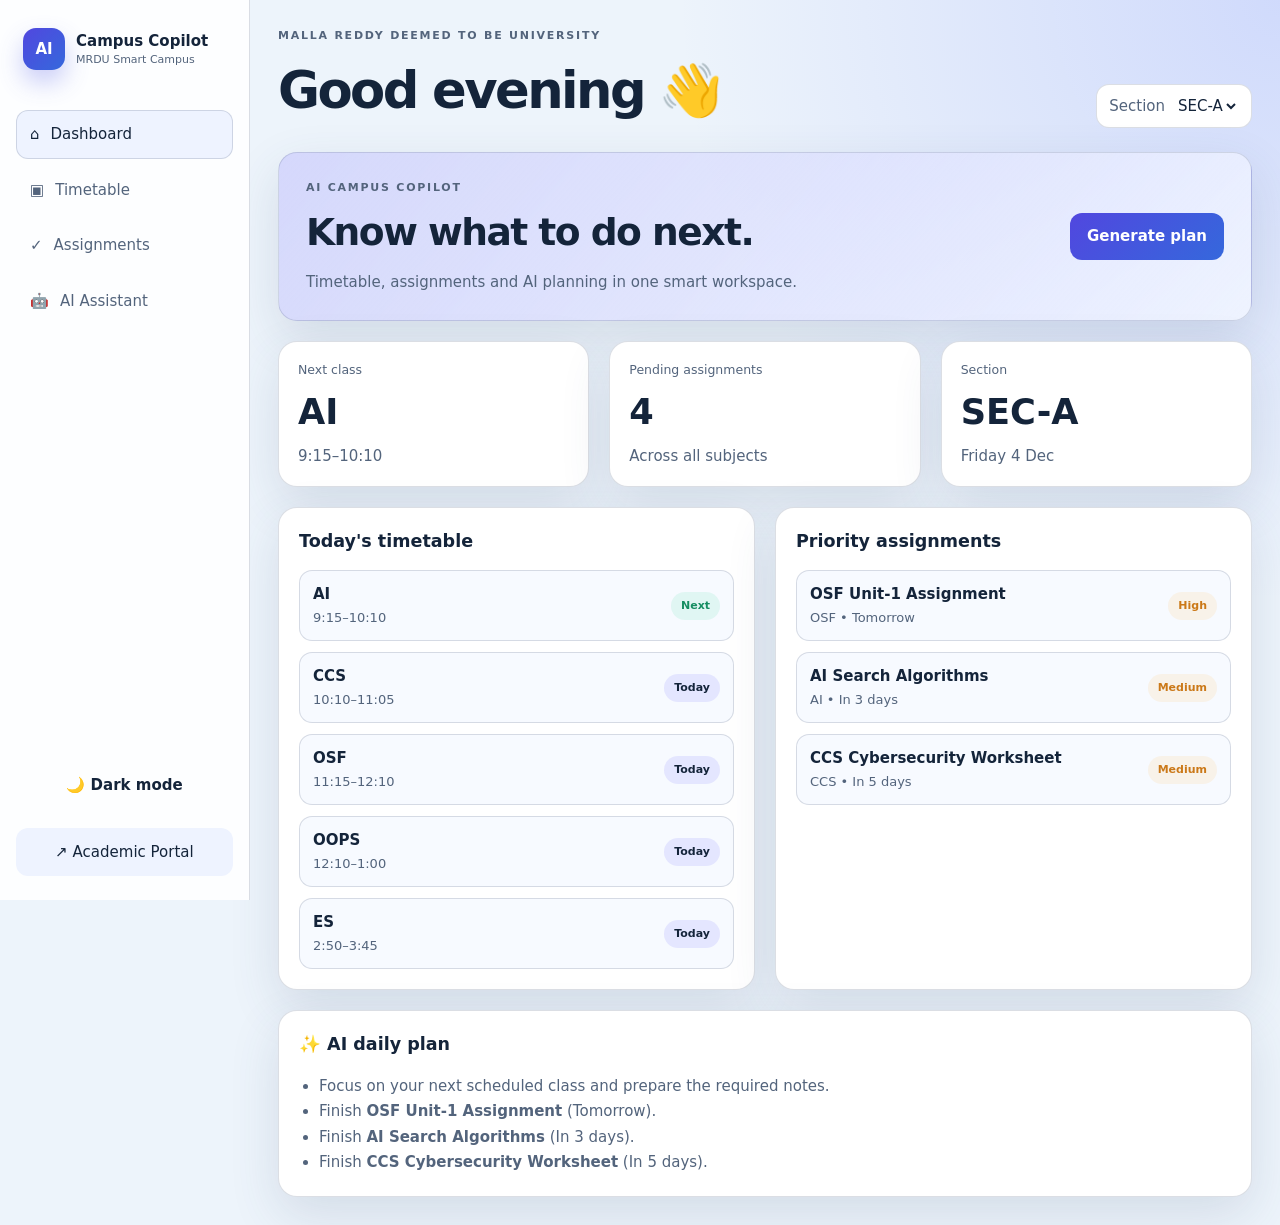
<file: index.html>
<!doctype html>
<html lang="en" data-theme="dark">
<head>
  <meta charset="UTF-8"><meta name="viewport" content="width=device-width,initial-scale=1">
  <meta name="theme-color" content="#071827"><meta name="description" content="AI Campus Copilot student workspace">
  <title>Dashboard | AI Campus Copilot</title><link rel="stylesheet" href="style.css">
</head>
<body><div class="app-shell">
  <aside class="sidebar" aria-label="Main navigation">
    <a class="brand" href="index.html"><b>AI</b><span>Campus Copilot<small>MRDU Smart Campus</small></span></a>
    <nav class="nav"><a data-page="dashboard" href="index.html">⌂ <span>Dashboard</span></a><a data-page="timetable" href="timetable.html">▣ <span>Timetable</span></a><a data-page="assignments" href="assignments.html">✓ <span>Assignments</span></a><a data-page="assistant" href="assistant.html">🤖 <span>AI Assistant</span></a></nav>
    <button id="themeToggle" class="theme-toggle" type="button"></button>
    <a class="portal" href="https://academics.mrdu.edu.in" target="_blank" rel="noopener noreferrer">↗ Academic Portal</a>
  </aside>
  <main class="main"><header class="topbar"><div><p class="eyebrow">MALLA REDDY DEEMED TO BE UNIVERSITY</p><h1 id="pageTitle">Good morning 👋</h1></div><label class="section-picker">Section <select id="section" aria-label="Select section"></select></label></header>
    <div class="page-content"><section class="hero card"><div><p class="eyebrow">AI CAMPUS COPILOT</p><h2>Know what to do next.</h2><p>Timetable, assignments and AI planning in one smart workspace.</p></div><button id="planBtn" class="primary" type="button">Generate plan</button></section>
      <section class="stats"><article class="card"><small>Next class</small><strong id="next">—</strong><span id="nextTime">—</span></article><article class="card"><small>Pending assignments</small><strong id="count">0</strong><span>Across all subjects</span></article><article class="card"><small>Section</small><strong id="secCard">SEC-A</strong><span id="date">—</span></article></section>
      <section class="columns"><article class="card panel"><h3>Today's timetable</h3><div id="today" class="list"></div></article><article class="card panel"><h3>Priority assignments</h3><div id="priority" class="list"></div></article></section>
      <section class="card panel"><h3>✨ AI daily plan</h3><div id="plan" class="plan">Click the button above.</div></section>
    </div>
  </main>
</div><script src="script.js" defer></script></body></html>
</file>
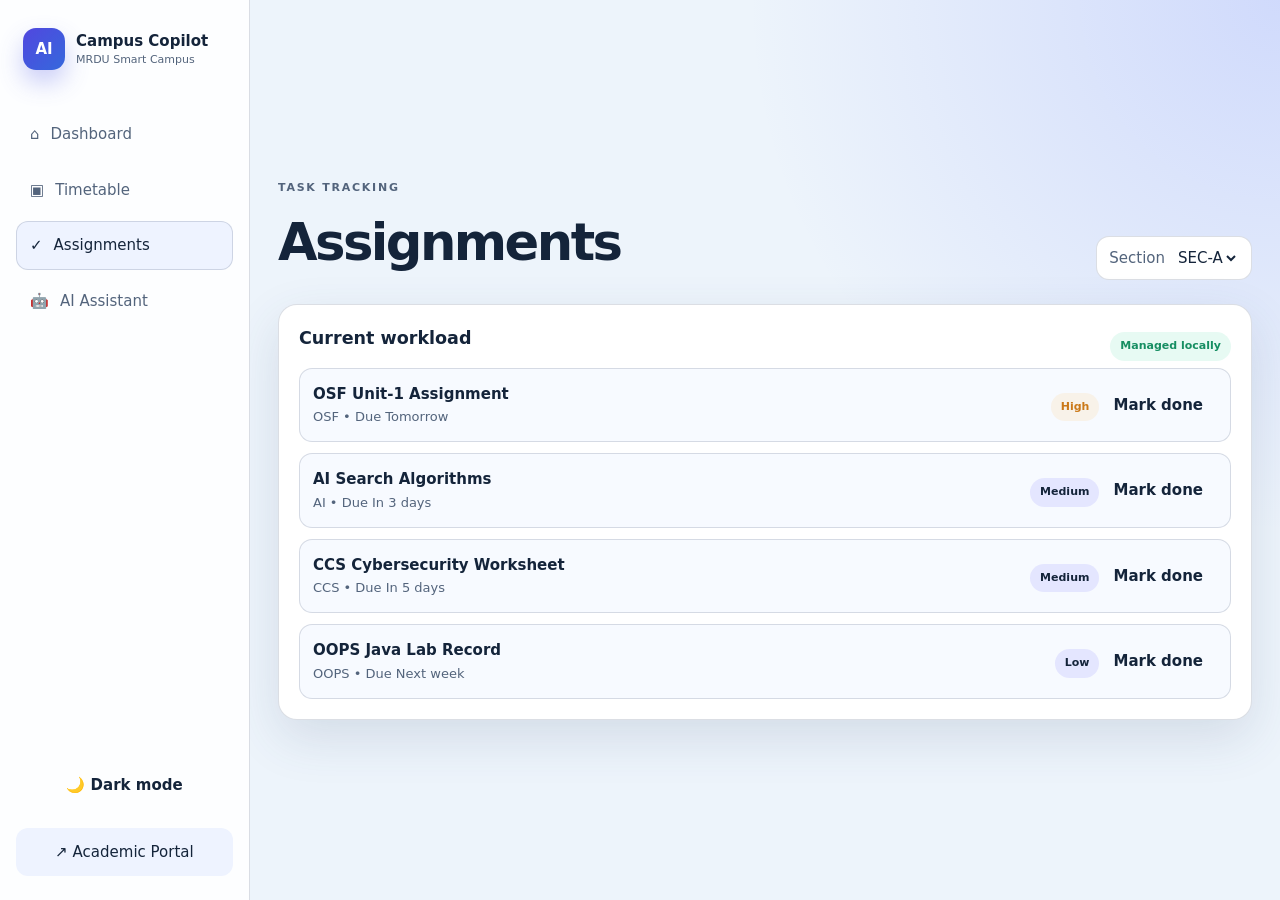
<file: assignments.html>
<!doctype html><html lang="en" data-theme="dark"><head><meta charset="UTF-8"><meta name="viewport" content="width=device-width,initial-scale=1"><title>Assignments | AI Campus Copilot</title><link rel="stylesheet" href="style.css"></head><body><div class="app-shell"><aside class="sidebar" aria-label="Main navigation"><a class="brand" href="index.html"><b>AI</b><span>Campus Copilot<small>MRDU Smart Campus</small></span></a><nav class="nav"><a data-page="dashboard" href="index.html">⌂ <span>Dashboard</span></a><a data-page="timetable" href="timetable.html">▣ <span>Timetable</span></a><a data-page="assignments" href="assignments.html">✓ <span>Assignments</span></a><a data-page="assistant" href="assistant.html">🤖 <span>AI Assistant</span></a></nav><button id="themeToggle" class="theme-toggle" type="button"></button><a class="portal" href="https://academics.mrdu.edu.in" target="_blank" rel="noopener noreferrer">↗ Academic Portal</a></aside><main class="main"><header class="topbar"><div><p class="eyebrow">TASK TRACKING</p><h1>Assignments</h1></div><label class="section-picker">Section <select id="section" aria-label="Select section"></select></label></header><div class="page-content"><section class="card panel"><div class="panel-head"><h3>Current workload</h3><span class="badge good">Managed locally</span></div><div id="assignments" class="list"></div></section></div></main></div><script src="script.js" defer></script></body></html>
</file>
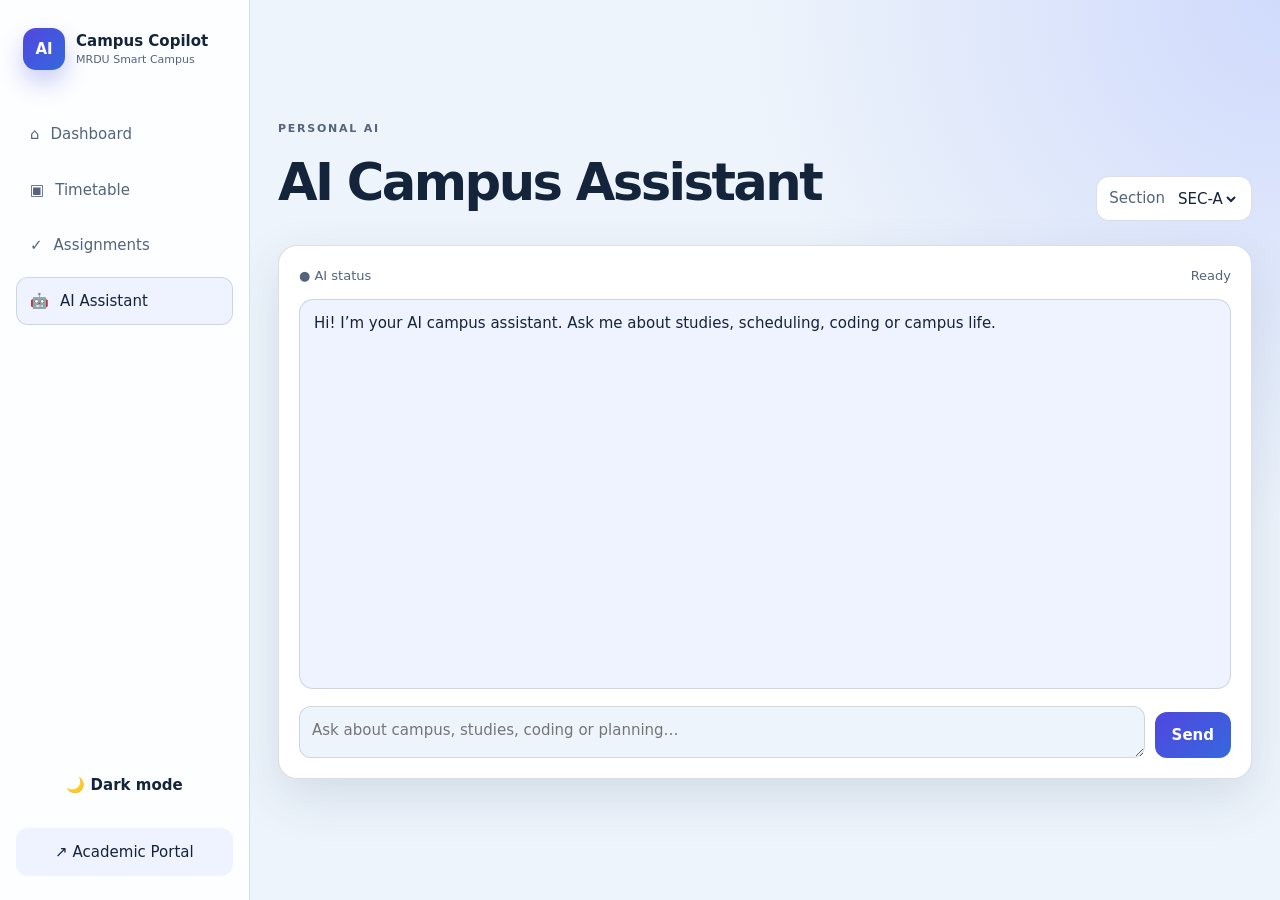
<file: assistant.html>
<!doctype html><html lang="en" data-theme="dark"><head><meta charset="UTF-8"><meta name="viewport" content="width=device-width,initial-scale=1"><title>Assistant | AI Campus Copilot</title><link rel="stylesheet" href="style.css"></head><body><div class="app-shell"><aside class="sidebar" aria-label="Main navigation"><a class="brand" href="index.html"><b>AI</b><span>Campus Copilot<small>MRDU Smart Campus</small></span></a><nav class="nav"><a data-page="dashboard" href="index.html">⌂ <span>Dashboard</span></a><a data-page="timetable" href="timetable.html">▣ <span>Timetable</span></a><a data-page="assignments" href="assignments.html">✓ <span>Assignments</span></a><a data-page="assistant" href="assistant.html">🤖 <span>AI Assistant</span></a></nav><button id="themeToggle" class="theme-toggle" type="button"></button><a class="portal" href="https://academics.mrdu.edu.in" target="_blank" rel="noopener noreferrer">↗ Academic Portal</a></aside><main class="main"><header class="topbar"><div><p class="eyebrow">PERSONAL AI</p><h1>AI Campus Assistant</h1></div><label class="section-picker">Section <select id="section" aria-label="Select section"></select></label></header><div class="page-content"><section class="card chat panel"><div class="status"><span>● AI status</span><span id="chatStatus">Ready</span></div><div id="chat" class="messages" aria-live="polite"></div><form id="composer"><textarea id="question" rows="1" maxlength="12000" placeholder="Ask about campus, studies, coding or planning…"></textarea><button class="primary" type="submit">Send</button></form></section></div></main></div><script src="script.js" defer></script></body></html>
</file>
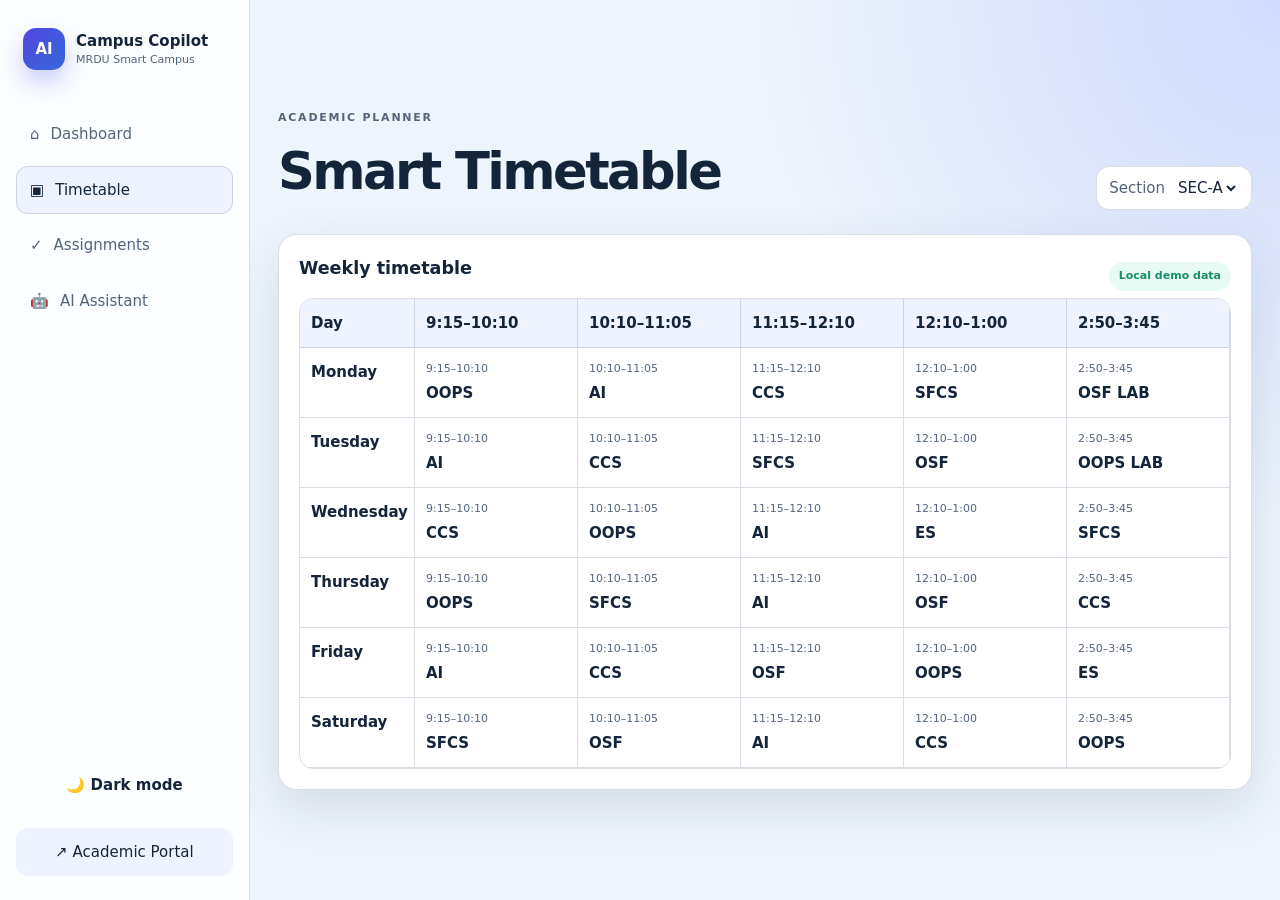
<file: timetable.html>
<!doctype html><html lang="en" data-theme="dark"><head><meta charset="UTF-8"><meta name="viewport" content="width=device-width,initial-scale=1"><title>Timetable | AI Campus Copilot</title><link rel="stylesheet" href="style.css"></head><body><div class="app-shell"><aside class="sidebar" aria-label="Main navigation"><a class="brand" href="index.html"><b>AI</b><span>Campus Copilot<small>MRDU Smart Campus</small></span></a><nav class="nav"><a data-page="dashboard" href="index.html">⌂ <span>Dashboard</span></a><a data-page="timetable" href="timetable.html">▣ <span>Timetable</span></a><a data-page="assignments" href="assignments.html">✓ <span>Assignments</span></a><a data-page="assistant" href="assistant.html">🤖 <span>AI Assistant</span></a></nav><button id="themeToggle" class="theme-toggle" type="button"></button><a class="portal" href="https://academics.mrdu.edu.in" target="_blank" rel="noopener noreferrer">↗ Academic Portal</a></aside><main class="main"><header class="topbar"><div><p class="eyebrow">ACADEMIC PLANNER</p><h1>Smart Timetable</h1></div><label class="section-picker">Section <select id="section" aria-label="Select section"></select></label></header><div class="page-content"><section class="card panel"><div class="panel-head"><h3>Weekly timetable</h3><span class="badge good">Local demo data</span></div><div id="timetable" class="table-wrap"></div></section></div></main></div><script src="script.js" defer></script></body></html>
</file>
<file: style.css>
/* Shared modern theme */
:root{color-scheme:dark;--bg:#071827;--surface:#102235;--surface2:#142d47;--text:#edf6ff;--muted:#9db0c5;--border:rgba(170,194,220,.18);--accent:#7568ff;--accent2:#4e8cff;--good:#39d29a;--warn:#ffbc63;--shadow:0 20px 55px rgba(0,0,0,.3)}
:root[data-theme=light]{color-scheme:light;--bg:#edf4fb;--surface:#fff;--surface2:#eef3ff;--text:#14243a;--muted:#53647c;--border:rgba(55,72,106,.18);--accent:#5147df;--accent2:#3568dc;--good:#168e62;--warn:#cb7919;--shadow:0 18px 50px rgba(57,77,115,.14)}
*{box-sizing:border-box}html{min-height:100%;scroll-behavior:smooth}body{margin:0;min-height:100vh;background:radial-gradient(circle at top right,rgba(92,115,255,.2),transparent 34%),var(--bg);color:var(--text);font:15px/1.5 Inter,system-ui,-apple-system,"Segoe UI",sans-serif}a{color:inherit;text-decoration:none}button,select,textarea{font:inherit}button{cursor:pointer}.app-shell{display:flex;min-height:100vh}.sidebar{width:250px;flex:0 0 250px;display:flex;flex-direction:column;gap:18px;padding:24px 16px;background:color-mix(in srgb,var(--surface) 88%,transparent);border-right:1px solid var(--border);position:sticky;top:0;height:100vh;backdrop-filter:blur(16px)}.brand{display:flex;align-items:center;gap:11px;padding:4px 7px 22px;font-weight:700}.brand b{display:grid;place-items:center;width:42px;height:42px;border-radius:13px;color:#fff;background:linear-gradient(135deg,var(--accent),var(--accent2));box-shadow:0 12px 25px rgba(81,91,230,.3)}.brand small{display:block;color:var(--muted);font-size:11px;font-weight:500}.nav{display:grid;gap:7px}.nav a,.portal,.theme-toggle{border:1px solid transparent;border-radius:12px;padding:12px 13px;transition:.2s;color:var(--muted);background:transparent}.nav a{display:flex;gap:11px;align-items:center}.nav a:hover,.nav a.active,.nav a:focus-visible,.theme-toggle:hover,.portal:hover{color:var(--text);background:var(--surface2);border-color:var(--border);outline:none}.theme-toggle{margin-top:auto;color:var(--text);font-weight:650}.portal{display:block;text-align:center;background:var(--surface2);color:var(--text)}.main{min-width:0;flex:1;padding:28px;max-width:1500px;margin:auto;width:100%}.topbar{display:flex;justify-content:space-between;align-items:end;gap:20px;margin-bottom:24px}.eyebrow{margin:0 0 7px;color:var(--muted);font-size:11px;letter-spacing:.16em;font-weight:700}.topbar h1{margin:0;font-size:clamp(2rem,4vw,3.2rem);letter-spacing:-.05em}.section-picker{display:flex;gap:9px;align-items:center;padding:10px 12px;border:1px solid var(--border);border-radius:13px;background:var(--surface);color:var(--muted)}select{border:0;background:transparent;color:var(--text);outline:0}.page-content{display:grid;gap:20px}.card{background:var(--surface);border:1px solid var(--border);border-radius:19px;box-shadow:var(--shadow)}.hero{display:flex;align-items:center;justify-content:space-between;gap:22px;padding:27px;background:linear-gradient(130deg,rgba(117,104,255,.2),var(--surface2))}.hero h2{margin:0;font-size:clamp(1.65rem,3vw,2.35rem);letter-spacing:-.04em}.hero p:not(.eyebrow){color:var(--muted);margin:.65rem 0 0}.primary{border:0;border-radius:12px;padding:12px 17px;color:#fff;font-weight:750;background:linear-gradient(135deg,var(--accent),var(--accent2))}.primary:focus-visible,textarea:focus-visible,button:focus-visible,a:focus-visible{outline:3px solid rgba(117,104,255,.35);outline-offset:2px}.stats{display:grid;grid-template-columns:repeat(3,1fr);gap:20px}.stats .card{padding:19px;display:grid;gap:6px}.stats small,.stats span{color:var(--muted)}.stats strong{font-size:clamp(1.5rem,3vw,2.2rem)}.columns{display:grid;grid-template-columns:repeat(2,minmax(0,1fr));gap:20px}.panel{padding:20px}.panel h3{margin:0 0 16px}.panel-head,.status{display:flex;justify-content:space-between;align-items:center;gap:12px}.list{display:grid;gap:11px}.item,.assignment{display:flex;justify-content:space-between;align-items:center;gap:12px;padding:12px 13px;border:1px solid var(--border);border-radius:13px;background:color-mix(in srgb,var(--surface2) 45%,transparent)}.item b,.assignment b{display:block}.muted,.meta{color:var(--muted);font-size:13px}.badge{display:inline-flex;padding:6px 10px;border-radius:999px;font-size:11px;font-weight:750;background:rgba(117,104,255,.14)}.good{color:var(--good);background:rgba(57,210,154,.12)}.warn{color:var(--warn);background:rgba(255,188,99,.14)}.plan{color:var(--muted);line-height:1.7}.plan ul{margin:0;padding-left:20px}.table-wrap{overflow:auto;border:1px solid var(--border);border-radius:14px}.tt{min-width:760px}.tr{display:grid;grid-template-columns:115px repeat(5,1fr)}.tr>div{padding:13px 11px;border-right:1px solid var(--border);border-bottom:1px solid var(--border)}.tr.head{font-weight:750;background:var(--surface2)}.slot{display:grid;gap:4px}.slot small{color:var(--muted);font-size:11px}.free{color:var(--muted)}.messages{display:grid;gap:12px;min-height:390px;max-height:540px;overflow:auto;margin-bottom:17px}.message{padding:12px 14px;border:1px solid var(--border);border-radius:14px;background:var(--surface2);white-space:pre-wrap}.message.user{background:rgba(117,104,255,.15);margin-left:12%}.status{color:var(--muted);font-size:13px;margin-bottom:14px}#composer{display:flex;align-items:end;gap:10px}textarea{width:100%;resize:vertical;min-height:52px;max-height:180px;padding:12px;border:1px solid var(--border);border-radius:12px;background:var(--bg);color:var(--text)}
@media(max-width:850px){.sidebar{width:205px;flex-basis:205px}.main{padding:20px}.columns{grid-template-columns:1fr}}@media(max-width:620px){.app-shell{display:block}.sidebar{position:static;width:auto;height:auto;border-right:0;border-bottom:1px solid var(--border);padding:14px}.brand{padding-bottom:8px}.nav{grid-template-columns:repeat(2,1fr)}.theme-toggle{margin-top:0}.topbar{align-items:stretch;flex-direction:column}.section-picker{width:100%;justify-content:space-between}.stats{grid-template-columns:1fr}.hero{align-items:flex-start;flex-direction:column}.main{padding:16px 12px}.message.user{margin-left:0}}
@media(prefers-reduced-motion:reduce){*{scroll-behavior:auto!important;transition:none!important}}
</file>
